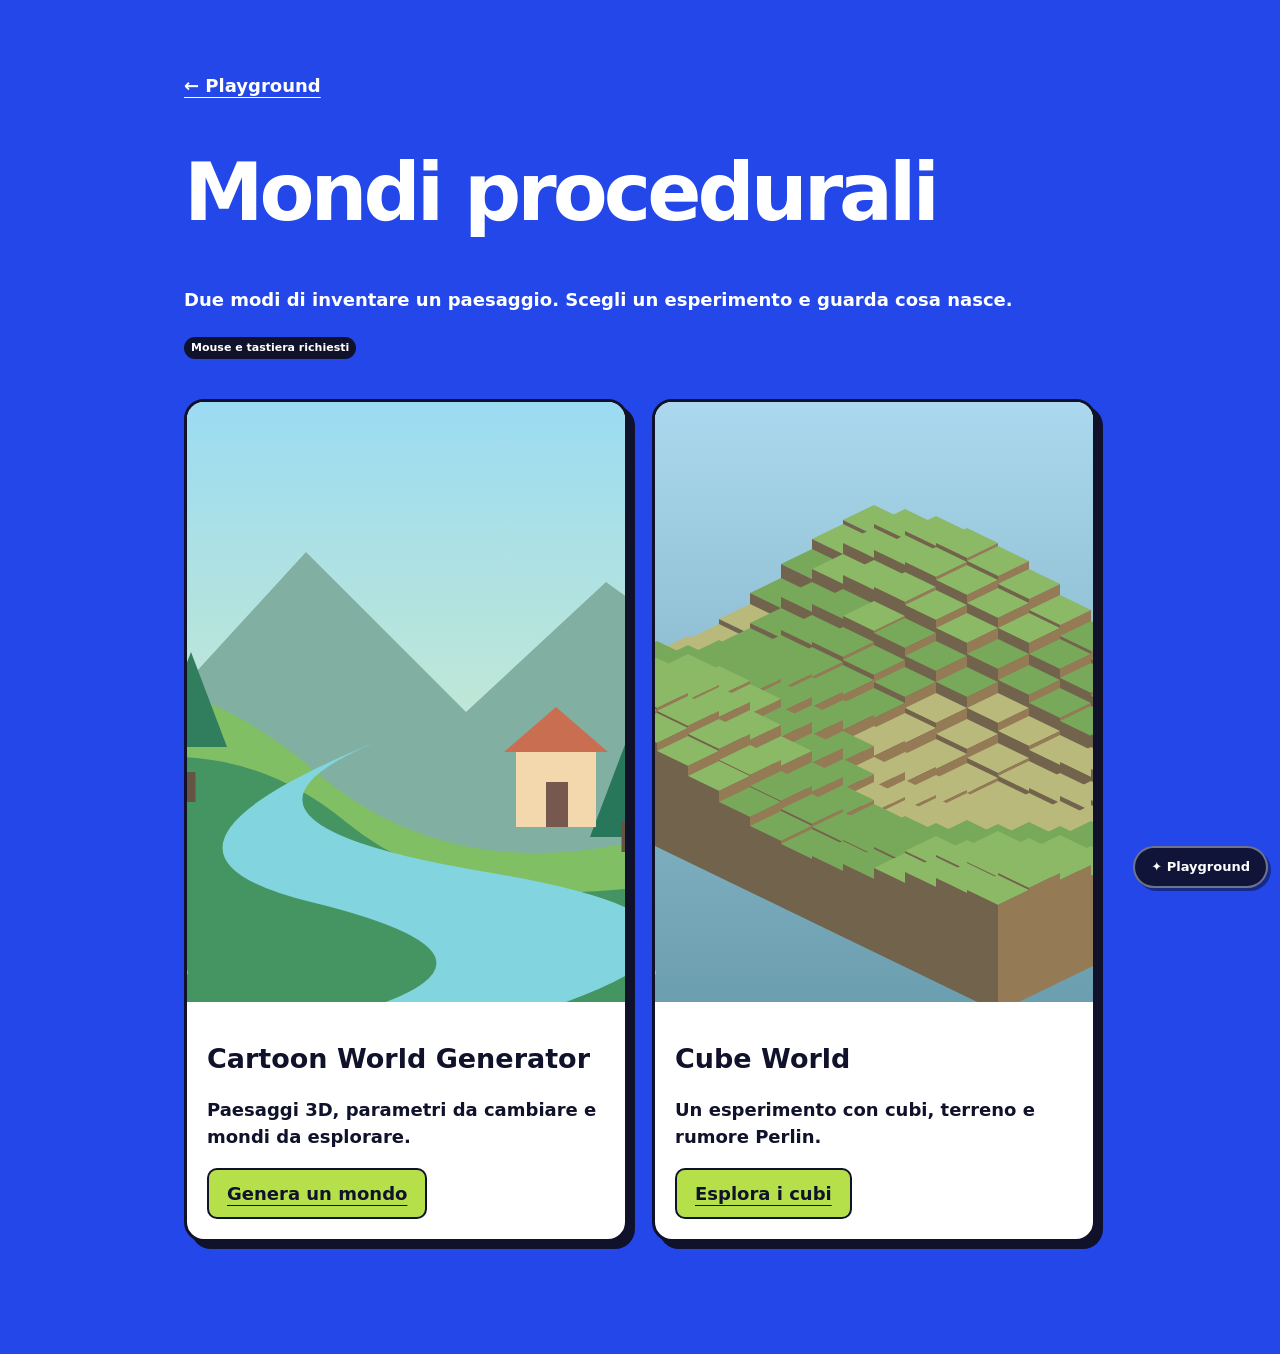
<file: games/procedural-worlds/index.html>
<!DOCTYPE html>
<html lang="it"><head><meta charset="utf-8"><meta name="viewport" content="width=device-width,initial-scale=1">
<title>Mondi procedurali · Playground</title><meta name="description" content="Due esperimenti di generazione procedurale: paesaggi cartoon e un mondo di cubi. Scegli il tuo laboratorio 3D.">
<link rel="canonical" href="https://playground.federicolelli.com/games/procedural-worlds/">
<link rel="stylesheet" href="../../assets/playground.css">
<style>*{box-sizing:border-box}body{margin:0;background:#2347e8;color:#fff;font:600 18px/1.5 system-ui,sans-serif}main{max-width:960px;margin:auto;padding:8vh 24px}h1{font-size:clamp(42px,8vw,80px);line-height:1;letter-spacing:-.05em}section{display:grid;grid-template-columns:repeat(auto-fit,minmax(250px,1fr));gap:24px;margin:40px 0}article{background:#fff;color:#10122b;border:3px solid #10122b;box-shadow:7px 7px #10122b;border-radius:20px;overflow:hidden}img{width:100%;aspect-ratio:16/10;object-fit:cover;display:block}article div{padding:20px}h2{line-height:1.1}a{color:inherit;text-underline-offset:5px}article a{display:inline-block;background:#b6e04a;border:2px solid #10122b;border-radius:10px;padding:10px 18px;font-weight:800}a:focus-visible{outline:4px solid #ffc21a;outline-offset:4px}</style></head>
<body><script src="../../assets/playground.js"></script><main><a href="../../index.html">← Playground</a><h1>Mondi procedurali</h1><p>Due modi di inventare un paesaggio. Scegli un esperimento e guarda cosa nasce.</p><p><span class="pg-desktop-badge">Mouse e tastiera richiesti</span></p><section>
<article><img src="../../assets/previews/cartoon-world.svg" alt="Paesaggio generato in stile cartoon" width="960" height="600" loading="lazy"><div><h2>Cartoon World Generator</h2><p>Paesaggi 3D, parametri da cambiare e mondi da esplorare.</p><a href="procedural-world-cartoon-generator.html">Genera un mondo</a></div></article>
<article><img src="../../assets/previews/cube-world.svg" alt="Terreno tridimensionale composto da cubi" width="960" height="600" loading="lazy"><div><h2>Cube World</h2><p>Un esperimento con cubi, terreno e rumore Perlin.</p><a href="procedural-world-cube.html">Esplora i cubi</a></div></article>
</section></main></body></html>
</file>
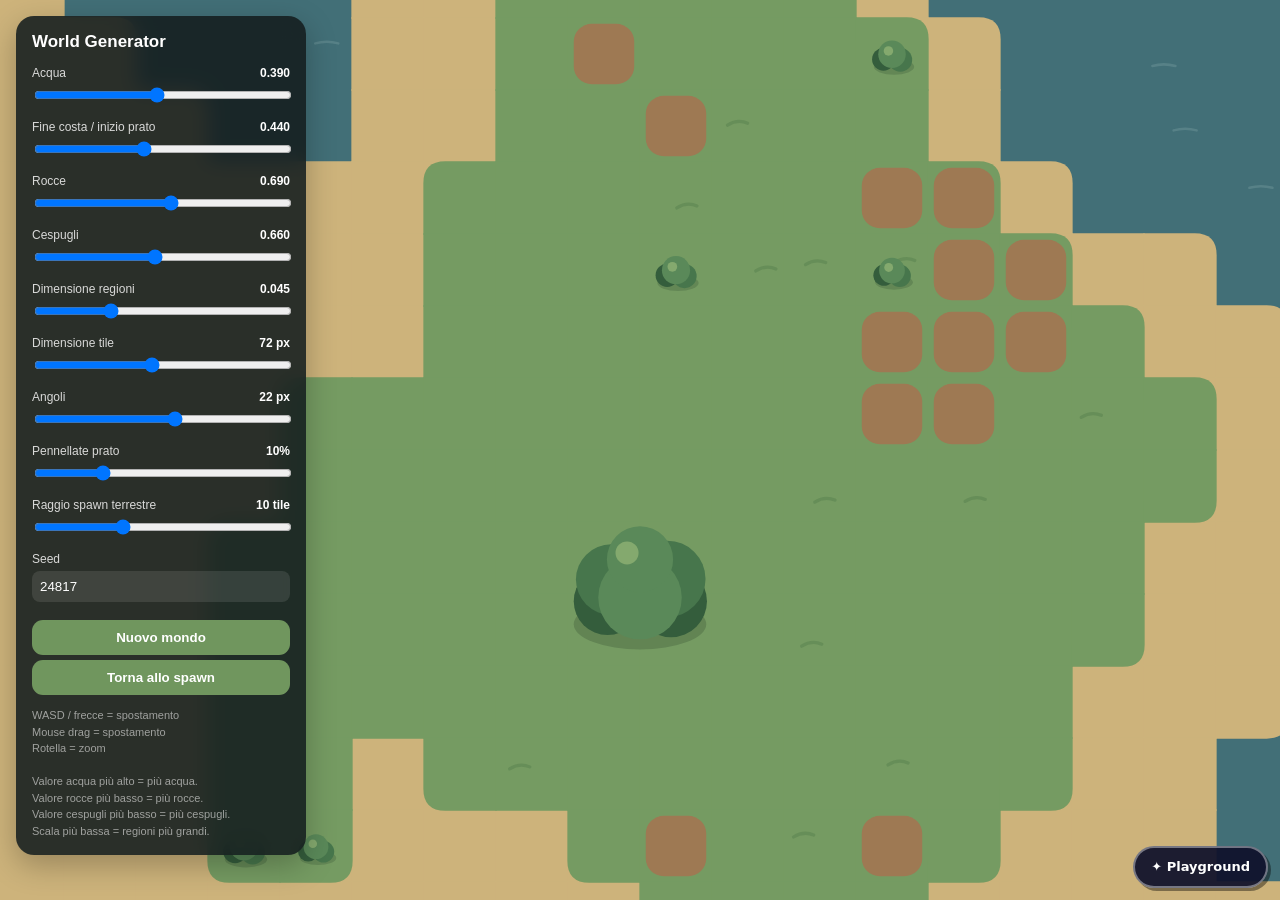
<file: games/procedural-worlds/procedural-world-cartoon-generator.html>
<!DOCTYPE html>
<html lang="it">
<head>
<meta charset="UTF-8">
<meta name="viewport" content="width=device-width, initial-scale=1.0">

<title>Cartoon World Generator · Playground</title>

<style>
    * {
        box-sizing: border-box;
    }

    html,
    body {
        margin: 0;
        width: 100%;
        height: 100%;
        overflow: hidden;
        background: #253f44;
        font-family: Arial, sans-serif;
    }

    canvas {
        display: block;
        width: 100%;
        height: 100%;
        cursor: grab;
    }

    canvas:active {
        cursor: grabbing;
    }

    #panel {
        position: fixed;
        top: 16px;
        left: 16px;

        width: 290px;
        max-height: calc(100vh - 32px);
        overflow-y: auto;

        padding: 16px;

        border-radius: 18px;

        background: rgba(20, 29, 30, 0.88);
        backdrop-filter: blur(10px);

        color: white;

        box-shadow:
            0 10px 30px rgba(0,0,0,0.25);

        user-select: none;
    }

    #panel h2 {
        margin: 0 0 14px 0;
        font-size: 17px;
    }

    .control {
        margin-bottom: 13px;
    }

    .control-header {
        display: flex;
        justify-content: space-between;
        align-items: center;

        margin-bottom: 5px;

        font-size: 12px;
        color: rgba(255,255,255,0.82);
    }

    .value {
        font-weight: bold;
        color: white;
    }

    input[type="range"] {
        width: 100%;
    }

    input[type="number"] {
        width: 100%;

        padding: 8px;

        border: none;
        border-radius: 8px;

        background: rgba(255,255,255,0.1);
        color: white;
    }

    button {
        width: 100%;

        padding: 10px;
        margin-top: 5px;

        border: none;
        border-radius: 11px;

        background: #70965e;
        color: white;

        font-weight: bold;
        cursor: pointer;
    }

    button:hover {
        filter: brightness(1.08);
    }

    #info {
        margin-top: 12px;

        font-size: 11px;
        line-height: 1.5;

        color: rgba(255,255,255,0.55);
    }
</style>

<meta name="description" content="Un laboratorio di paesaggi procedurali 3D in stile cartoon. Esplora mondi generati e sperimenta con i parametri.">
<link rel="canonical" href="https://playground.federicolelli.com/games/procedural-worlds/procedural-world-cartoon-generator.html">
<link rel="stylesheet" href="../../assets/playground.css">
</head>

<body>
<script src="../../assets/playground.js"></script>

<canvas id="canvas"></canvas>

<div id="panel">

    <h2>World Generator</h2>


    <div class="control">
        <div class="control-header">
            <span>Acqua</span>
            <span class="value" id="waterValue"></span>
        </div>

        <input
            id="water"
            type="range"
            min="0.20"
            max="0.60"
            step="0.005"
            value="0.39"
        >
    </div>


    <div class="control">
        <div class="control-header">
            <span>Fine costa / inizio prato</span>
            <span class="value" id="sandValue"></span>
        </div>

        <input
            id="sand"
            type="range"
            min="0.25"
            max="0.70"
            step="0.005"
            value="0.44"
        >
    </div>


    <div class="control">
        <div class="control-header">
            <span>Rocce</span>
            <span class="value" id="rockValue"></span>
        </div>

        <input
            id="rock"
            type="range"
            min="0.45"
            max="0.90"
            step="0.005"
            value="0.69"
        >
    </div>


    <div class="control">
        <div class="control-header">
            <span>Cespugli</span>
            <span class="value" id="bushValue"></span>
        </div>

        <input
            id="bush"
            type="range"
            min="0.45"
            max="0.90"
            step="0.005"
            value="0.66"
        >
    </div>


    <div class="control">
        <div class="control-header">
            <span>Dimensione regioni</span>
            <span class="value" id="scaleValue"></span>
        </div>

        <input
            id="scale"
            type="range"
            min="0.015"
            max="0.12"
            step="0.0025"
            value="0.045"
        >
    </div>


    <div class="control">
        <div class="control-header">
            <span>Dimensione tile</span>
            <span class="value" id="tileValue"></span>
        </div>

        <input
            id="tile"
            type="range"
            min="32"
            max="120"
            step="4"
            value="72"
        >
    </div>


    <div class="control">
        <div class="control-header">
            <span>Angoli</span>
            <span class="value" id="cornerValue"></span>
        </div>

        <input
            id="corner"
            type="range"
            min="0"
            max="40"
            step="1"
            value="22"
        >
    </div>


    <div class="control">
        <div class="control-header">
            <span>Pennellate prato</span>
            <span class="value" id="grassDetailValue"></span>
        </div>

        <input
            id="grassDetail"
            type="range"
            min="0"
            max="0.40"
            step="0.01"
            value="0.10"
        >
    </div>


    <div class="control">
        <div class="control-header">
            <span>Raggio spawn terrestre</span>
            <span class="value" id="spawnValue"></span>
        </div>

        <input
            id="spawn"
            type="range"
            min="0"
            max="30"
            step="1"
            value="10"
        >
    </div>


    <div class="control">

        <div class="control-header">
            <span>Seed</span>
        </div>

        <input
            id="seed"
            type="number"
            value="24817"
        >

    </div>


    <button id="randomSeed">
        Nuovo mondo
    </button>


    <button id="resetCamera">
        Torna allo spawn
    </button>


    <div id="info">
        WASD / frecce = spostamento<br>
        Mouse drag = spostamento<br>
        Rotella = zoom<br><br>

        Valore acqua più alto = più acqua.<br>
        Valore rocce più basso = più rocce.<br>
        Valore cespugli più basso = più cespugli.<br>
        Scala più bassa = regioni più grandi.
    </div>

</div>


<script>
"use strict";


/* =========================================================
   CANVAS
========================================================= */

const canvas =
    document.getElementById("canvas");

const ctx =
    canvas.getContext("2d", {
        alpha: false
    });

let W = 0;
let H = 0;
let DPR = 1;



function resize() {

    DPR =
        Math.min(
            window.devicePixelRatio || 1,
            2
        );

    W =
        window.innerWidth;

    H =
        window.innerHeight;


    canvas.width =
        Math.floor(W * DPR);

    canvas.height =
        Math.floor(H * DPR);


    canvas.style.width =
        W + "px";

    canvas.style.height =
        H + "px";


    ctx.setTransform(
        DPR, 0,
        0, DPR,
        0, 0
    );


    ctx.imageSmoothingEnabled = true;
    ctx.imageSmoothingQuality = "high";
}


window.addEventListener(
    "resize",
    resize
);

resize();



/* =========================================================
   SETTINGS
========================================================= */

const settings = {

    seed: 24817,

    water: 0.39,

    sand: 0.44,

    rockThreshold: 0.69,

    bushThreshold: 0.66,

    terrainScale: 0.045,

    tileSize: 72,

    cornerRadius: 22,

    grassDetail: 0.10,

    spawnLandRadius: 10
};



const COLORS = {

    water:
        "#426f77",

    waterDark:
        "#345e66",

    waterLight:
        "#7ba3a3",


    sand:
        "#cdb37b",

    sandDark:
        "#af9568",


    grass:
        "#759b62",

    grassLight:
        "#91ad76",

    grassDark:
        "#57784c",


    dirt:
        "#9e7953",


    rock:
        "#737f78",

    rockDark:
        "#4f5b56",

    rockLight:
        "#a1aba0",


    bush:
        "#47764c",

    bushMid:
        "#5a8959",

    bushDark:
        "#345d3c",

    bushLight:
        "#84a96e"
};

    /* =========================================================
       CACHE
    ========================================================= */

    const terrainCache =
        new Map();


    function clearWorld() {

        terrainCache.clear();
    }


/* =========================================================
   UI
========================================================= */

function bindSlider(
    id,
    setting,
    valueId,
    formatter = v => v
) {

    const input =
        document.getElementById(id);

    const output =
        document.getElementById(valueId);


    function update() {

        settings[setting] =
            Number(input.value);


        output.textContent =
            formatter(settings[setting]);


        clearWorld();
    }


    input.addEventListener(
        "input",
        update
    );


    update();
}



bindSlider(
    "water",
    "water",
    "waterValue",
    v => v.toFixed(3)
);


bindSlider(
    "sand",
    "sand",
    "sandValue",
    v => v.toFixed(3)
);


bindSlider(
    "rock",
    "rockThreshold",
    "rockValue",
    v => v.toFixed(3)
);


bindSlider(
    "bush",
    "bushThreshold",
    "bushValue",
    v => v.toFixed(3)
);


bindSlider(
    "scale",
    "terrainScale",
    "scaleValue",
    v => v.toFixed(3)
);


bindSlider(
    "tile",
    "tileSize",
    "tileValue",
    v => v + " px"
);


bindSlider(
    "corner",
    "cornerRadius",
    "cornerValue",
    v => v + " px"
);


bindSlider(
    "grassDetail",
    "grassDetail",
    "grassDetailValue",
    v => Math.round(v * 100) + "%"
);


bindSlider(
    "spawn",
    "spawnLandRadius",
    "spawnValue",
    v => v + " tile"
);



const seedInput =
    document.getElementById("seed");


seedInput.addEventListener(
    "change",
    () => {

        settings.seed =
            Number(seedInput.value) || 1;

        clearWorld();
    }
);


document
    .getElementById("randomSeed")
    .addEventListener(
        "click",
        () => {

            settings.seed =
                Math.floor(
                    Math.random() *
                    999999999
                );

            seedInput.value =
                settings.seed;

            clearWorld();
        }
    );


document
    .getElementById("resetCamera")
    .addEventListener(
        "click",
        () => {

            camera.x = 0;
            camera.y = 0;

            camera.zoom = 1;
            camera.targetZoom = 1;
        }
    );



/* =========================================================
   CAMERA
========================================================= */

const camera = {

    x: 0,
    y: 0,

    zoom: 1,
    targetZoom: 1
};


const keys = {};


window.addEventListener(
    "keydown",
    e => {

        keys[
            e.key.toLowerCase()
        ] = true;
    }
);


window.addEventListener(
    "keyup",
    e => {

        keys[
            e.key.toLowerCase()
        ] = false;
    }
);



canvas.addEventListener(
    "wheel",
    e => {

        e.preventDefault();


        camera.targetZoom *=
            e.deltaY > 0
            ? 0.9
            : 1.1;


        camera.targetZoom =
            Math.max(
                0.35,
                Math.min(
                    2.5,
                    camera.targetZoom
                )
            );

    },
    {
        passive: false
    }
);



let dragging = false;

let mouseX = 0;
let mouseY = 0;


canvas.addEventListener(
    "mousedown",
    e => {

        dragging = true;

        mouseX =
            e.clientX;

        mouseY =
            e.clientY;
    }
);


window.addEventListener(
    "mouseup",
    () => {

        dragging = false;
    }
);


window.addEventListener(
    "mousemove",
    e => {

        if (!dragging)
            return;


        camera.x -=
            (
                e.clientX -
                mouseX
            ) /
            camera.zoom;


        camera.y -=
            (
                e.clientY -
                mouseY
            ) /
            camera.zoom;


        mouseX =
            e.clientX;

        mouseY =
            e.clientY;
    }
);



/* =========================================================
   RANDOM HASH

   Questa versione restituisce correttamente 0 → 1.
========================================================= */

function hash(
    x,
    y,
    seed = 1
) {

    let h =
        Math.imul(
            x ^ seed,
            374761393
        ) ^

        Math.imul(
            y +
            Math.imul(
                seed,
                31
            ),
            668265263
        );


    h =
        Math.imul(
            h ^ (h >>> 13),
            1274126177
        );


    h ^=
        h >>> 16;


    return (
        h >>> 0
    ) /
    4294967295;
}



/* =========================================================
   NOISE
========================================================= */

function smooth(t) {

    return (
        t *
        t *
        (3 - 2 * t)
    );
}


function lerp(
    a,
    b,
    t
) {

    return (
        a +
        (b - a) *
        t
    );
}



function noise(
    x,
    y,
    seed
) {

    const xi =
        Math.floor(x);

    const yi =
        Math.floor(y);


    const xf =
        x - xi;

    const yf =
        y - yi;


    const a =
        hash(
            xi,
            yi,
            seed
        );


    const b =
        hash(
            xi + 1,
            yi,
            seed
        );


    const c =
        hash(
            xi,
            yi + 1,
            seed
        );


    const d =
        hash(
            xi + 1,
            yi + 1,
            seed
        );


    const u =
        smooth(xf);

    const v =
        smooth(yf);


    return lerp(

        lerp(
            a,
            b,
            u
        ),

        lerp(
            c,
            d,
            u
        ),

        v
    );
}



function fbm(
    x,
    y,
    seed
) {

    let result = 0;

    let amplitude =
        0.5;

    let normalization =
        0;


    for (
        let i = 0;
        i < 5;
        i++
    ) {

        result +=
            noise(
                x,
                y,
                seed +
                i * 911
            ) *
            amplitude;


        normalization +=
            amplitude;


        x *=
            2.03;

        y *=
            2.03;


        amplitude *=
            0.5;
    }


    return (
        result /
        normalization
    );
}






/* =========================================================
   TERRAIN
========================================================= */

function terrain(
    tx,
    ty
) {

    const key =
        tx + "," + ty;


    if (
        terrainCache.has(key)
    ) {

        return (
            terrainCache.get(key)
        );
    }



    const scale =
        settings.terrainScale;



    /*
       Macro noise.

       Determina grandi masse.
    */

    const macro =
        fbm(
            tx * scale,
            ty * scale,
            settings.seed
        );


    /*
       Noise secondario.

       Rompe leggermente la forma
       senza trasformarla in rumore.
    */

    const secondary =
        fbm(
            tx * scale * 1.85 + 150,
            ty * scale * 1.85 - 200,
            settings.seed + 9381
        );


    let elevation =
        macro * 0.76 +
        secondary * 0.24;



    /*
       GARANZIA SPAWN TERRESTRE.

       Vicino a 0,0 viene aggiunto
       un piccolo aumento di elevazione.

       Diminuisce progressivamente
       allontanandosi dallo spawn.
    */

    const distance =
        Math.hypot(
            tx,
            ty
        );


    const radius =
        settings.spawnLandRadius;


    if (
        radius > 0 &&
        distance < radius
    ) {

        const strength =
            1 -
            distance /
            radius;


        elevation +=
            strength *
            0.28;
    }



    let type;



    if (
        elevation <
        settings.water
    ) {

        type =
            "water";
    }

    else if (
        elevation <
        settings.sand
    ) {

        type =
            "sand";
    }

    else {

        type =
            "grass";
    }



    /*
       Dirt patches.
    */

    const dirtNoise =
        fbm(
            tx * 0.075 - 90,
            ty * 0.075 + 120,
            settings.seed + 20000
        );


    const dirt =
        type === "grass" &&
        dirtNoise > 0.72;



    const data = {

        type,
        elevation,
        dirt
    };


    terrainCache.set(
        key,
        data
    );


    return data;
}



/* =========================================================
   TILE TEST
========================================================= */

function isLand(
    x,
    y
) {

    return (
        terrain(
            x,
            y
        ).type !==
        "water"
    );
}



function isGrass(
    x,
    y
) {

    return (
        terrain(
            x,
            y
        ).type ===
        "grass"
    );
}



/* =========================================================
   ROUNDED AUTOTILE
========================================================= */

function tilePath(
    tx,
    ty,
    test
) {

    const size =
        settings.tileSize;


    const x =
        tx * size;

    const y =
        ty * size;


    const L =
        test(
            tx - 1,
            ty
        );


    const R =
        test(
            tx + 1,
            ty
        );


    const T =
        test(
            tx,
            ty - 1
        );


    const B =
        test(
            tx,
            ty + 1
        );


    const radius =
        Math.min(
            settings.cornerRadius,
            size * 0.45
        );


    const tl =
        !L && !T
        ? radius
        : 0;


    const tr =
        !R && !T
        ? radius
        : 0;


    const br =
        !R && !B
        ? radius
        : 0;


    const bl =
        !L && !B
        ? radius
        : 0;



    /*
       Piccolo overlap.

       Evita linee tra tile.
    */

    const o =
        0.65;


    const x0 =
        x - o;

    const y0 =
        y - o;


    const x1 =
        x +
        size +
        o;

    const y1 =
        y +
        size +
        o;



    const path =
        new Path2D();


    path.moveTo(
        x0 + tl,
        y0
    );


    path.lineTo(
        x1 - tr,
        y0
    );


    if (tr) {

        path.quadraticCurveTo(
            x1,
            y0,

            x1,
            y0 + tr
        );

    } else {

        path.lineTo(
            x1,
            y0
        );
    }



    path.lineTo(
        x1,
        y1 - br
    );


    if (br) {

        path.quadraticCurveTo(
            x1,
            y1,

            x1 - br,
            y1
        );

    } else {

        path.lineTo(
            x1,
            y1
        );
    }



    path.lineTo(
        x0 + bl,
        y1
    );


    if (bl) {

        path.quadraticCurveTo(
            x0,
            y1,

            x0,
            y1 - bl
        );

    } else {

        path.lineTo(
            x0,
            y1
        );
    }



    path.lineTo(
        x0,
        y0 + tl
    );


    if (tl) {

        path.quadraticCurveTo(
            x0,
            y0,

            x0 + tl,
            y0
        );
    }


    path.closePath();


    return path;
}



/* =========================================================
   PROPS
========================================================= */

function canPlaceProp(
    x,
    y
) {

    const t =
        terrain(
            x,
            y
        );


    return (
        t.type ===
        "grass" &&
        !t.dirt
    );
}



/* =========================================================
   ROCK MAP
========================================================= */

function hasRock(
    x,
    y
) {

    if (
        !canPlaceProp(
            x,
            y
        )
    ) {

        return false;
    }


    const value =
        fbm(
            x * 0.17 + 500,
            y * 0.17 - 220,
            settings.seed + 40000
        );


    return (
        value >
        settings.rockThreshold
    );
}



/* =========================================================
   BUSH MAP
========================================================= */

function hasBush(
    x,
    y
) {

    if (
        !canPlaceProp(
            x,
            y
        )
    ) {

        return false;
    }


    if (
        hasRock(
            x,
            y
        )
    ) {

        return false;
    }


    const value =
        fbm(
            x * 0.15 - 420,
            y * 0.15 + 380,
            settings.seed + 80000
        );


    return (
        value >
        settings.bushThreshold
    );
}



/* =========================================================
   2x2 DETECTION
========================================================= */

function is2x2(
    x,
    y,
    test
) {

    return (

        test(
            x,
            y
        ) &&

        test(
            x + 1,
            y
        ) &&

        test(
            x,
            y + 1
        ) &&

        test(
            x + 1,
            y + 1
        )
    );
}



function belongs2x2(
    x,
    y,
    test
) {

    return (

        is2x2(
            x,
            y,
            test
        ) ||

        is2x2(
            x - 1,
            y,
            test
        ) ||

        is2x2(
            x,
            y - 1,
            test
        ) ||

        is2x2(
            x - 1,
            y - 1,
            test
        )
    );
}



/* =========================================================
   ROCK DRAWING
========================================================= */

function drawRock(
    x,
    y,
    size,
    seed
) {

    ctx.save();

    ctx.translate(
        x,
        y
    );



    /* shadow */

    ctx.fillStyle =
        "rgba(20,35,28,0.20)";


    ctx.beginPath();

    ctx.ellipse(
        3,
        size * 0.35,

        size * 0.72,
        size * 0.29,

        0,
        0,
        Math.PI * 2
    );

    ctx.fill();



    /*
       irregular silhouette
    */

    const points =
        8;


    ctx.beginPath();


    for (
        let i = 0;
        i < points;
        i++
    ) {

        const angle =
            (
                i /
                points
            ) *
            Math.PI *
            2;


        const random =
            0.83 +
            hash(
                seed + i,
                seed,
                193
            ) *
            0.22;


        const px =
            Math.cos(
                angle
            ) *
            size *
            random;


        const py =
            Math.sin(
                angle
            ) *
            size *
            0.72 *
            random;


        if (
            i === 0
        ) {

            ctx.moveTo(
                px,
                py
            );

        } else {

            ctx.lineTo(
                px,
                py
            );
        }
    }


    ctx.closePath();


    ctx.fillStyle =
        COLORS.rock;


    ctx.fill();



    /*
       lower shading
    */

    ctx.fillStyle =
        "rgba(47,59,54,0.25)";


    ctx.beginPath();

    ctx.ellipse(
        4,
        size * 0.17,

        size * 0.68,
        size * 0.37,

        0,
        0,
        Math.PI
    );

    ctx.fill();



    /*
       highlight
    */

    ctx.fillStyle =
        COLORS.rockLight;


    ctx.beginPath();

    ctx.ellipse(
        -size * 0.22,
        -size * 0.26,

        size * 0.28,
        size * 0.12,

        -0.3,
        0,
        Math.PI * 2
    );

    ctx.fill();


    ctx.restore();
}



/* =========================================================
   2x2 ROCK FORMATION
========================================================= */

function drawRock2x2(
    tx,
    ty
) {

    const size =
        settings.tileSize;


    const x =
        (
            tx + 1
        ) *
        size;


    const y =
        (
            ty + 1
        ) *
        size;



    drawRock(
        x - size * 0.34,
        y - size * 0.25,

        size * 0.42,

        tx * 91 +
        ty * 37
    );


    drawRock(
        x + size * 0.28,
        y - size * 0.20,

        size * 0.47,

        tx * 71 +
        ty * 51
    );


    drawRock(
        x,
        y + size * 0.08,

        size * 0.59,

        tx * 113 +
        ty * 19
    );


    drawRock(
        x + size * 0.42,
        y + size * 0.35,

        size * 0.28,

        tx * 31 +
        ty * 151
    );
}



/* =========================================================
   BUSH DRAWING
========================================================= */

function circle(
    x,
    y,
    radius,
    color
) {

    ctx.fillStyle =
        color;


    ctx.beginPath();

    ctx.arc(
        x,
        y,

        radius,

        0,
        Math.PI * 2
    );

    ctx.fill();
}



function drawBush(
    x,
    y,
    size
) {

    ctx.save();

    ctx.translate(
        x,
        y
    );



    ctx.fillStyle =
        "rgba(21,44,28,0.18)";


    ctx.beginPath();

    ctx.ellipse(
        2,
        size * 0.36,

        size * 0.85,
        size * 0.33,

        0,
        0,
        Math.PI * 2
    );

    ctx.fill();



    circle(
        -size * 0.36,
        size * 0.04,
        size * 0.48,
        COLORS.bushDark
    );


    circle(
        size * 0.35,
        size * 0.07,
        size * 0.50,
        COLORS.bush
    );


    circle(
        0,
        -size * 0.17,
        size * 0.58,
        COLORS.bushMid
    );


    circle(
        -size * 0.15,
        -size * 0.31,
        size * 0.20,
        COLORS.bushLight
    );


    ctx.restore();
}



/* =========================================================
   2x2 BUSH FORMATION
========================================================= */

function drawBush2x2(
    tx,
    ty
) {

    const s =
        settings.tileSize;


    const x =
        (
            tx + 1
        ) *
        s;


    const y =
        (
            ty + 1
        ) *
        s;


    ctx.save();

    ctx.translate(
        x,
        y
    );



    ctx.fillStyle =
        "rgba(21,44,27,0.20)";


    ctx.beginPath();

    ctx.ellipse(
        0,
        s * 0.42,

        s * 0.92,
        s * 0.35,

        0,
        0,
        Math.PI * 2
    );

    ctx.fill();



    circle(
        -s * 0.45,
        s * 0.1,
        s * 0.47,
        COLORS.bushDark
    );


    circle(
        s * 0.43,
        s * 0.1,
        s * 0.50,
        COLORS.bushDark
    );


    circle(
        -s * 0.40,
        -s * 0.20,
        s * 0.49,
        COLORS.bush
    );


    circle(
        s * 0.38,
        -s * 0.21,
        s * 0.53,
        COLORS.bush
    );


    circle(
        0,
        s * 0.05,
        s * 0.58,
        COLORS.bushMid
    );


    circle(
        0,
        -s * 0.48,
        s * 0.46,
        COLORS.bushMid
    );


    circle(
        -s * 0.18,
        -s * 0.57,
        s * 0.16,
        COLORS.bushLight
    );


    ctx.restore();
}



/* =========================================================
   WATER
========================================================= */

function drawWater(
    range
) {

    ctx.fillStyle =
        COLORS.water;


    ctx.fillRect(

        range.minX *
        settings.tileSize -
        300,

        range.minY *
        settings.tileSize -
        300,

        (
            range.maxX -
            range.minX +
            1
        ) *
        settings.tileSize +
        600,

        (
            range.maxY -
            range.minY +
            1
        ) *
        settings.tileSize +
        600
    );



    /*
       water strokes
    */

    ctx.lineCap =
        "round";


    for (
        let y = range.minY;
        y <= range.maxY;
        y++
    ) {

        for (
            let x = range.minX;
            x <= range.maxX;
            x++
        ) {

            if (
                terrain(
                    x,
                    y
                ).type !==
                "water"
            ) {

                continue;
            }


            if (
                hash(
                    x,
                    y,
                    settings.seed + 77
                ) >
                0.10
            ) {

                continue;
            }


            const s =
                settings.tileSize;


            const px =
                x * s +
                s *
                (
                    0.25 +
                    hash(
                        x,
                        y,
                        1
                    ) *
                    0.50
                );


            const py =
                y * s +
                s *
                (
                    0.30 +
                    hash(
                        x,
                        y,
                        2
                    ) *
                    0.40
                );


            ctx.strokeStyle =
                "rgba(210,235,230,0.15)";


            ctx.lineWidth =
                Math.max(
                    2,
                    s * 0.035
                );


            ctx.beginPath();


            ctx.moveTo(
                px - s * 0.16,
                py
            );


            ctx.quadraticCurveTo(
                px,
                py - s * 0.045,

                px + s * 0.16,
                py
            );


            ctx.stroke();
        }
    }
}



/* =========================================================
   TERRAIN
========================================================= */

function drawTerrain(
    range
) {

    /*
       SAND BASE

       Tutto il terreno riceve prima
       una base sabbia.

       Il prato viene disegnato sopra.
    */

    ctx.fillStyle =
        COLORS.sand;


    for (
        let y = range.minY;
        y <= range.maxY;
        y++
    ) {

        for (
            let x = range.minX;
            x <= range.maxX;
            x++
        ) {

            if (
                !isLand(
                    x,
                    y
                )
            ) {

                continue;
            }


            ctx.fill(
                tilePath(
                    x,
                    y,
                    isLand
                )
            );
        }
    }



    /*
       GRASS
    */

    ctx.fillStyle =
        COLORS.grass;


    for (
        let y = range.minY;
        y <= range.maxY;
        y++
    ) {

        for (
            let x = range.minX;
            x <= range.maxX;
            x++
        ) {

            if (
                !isGrass(
                    x,
                    y
                )
            ) {

                continue;
            }


            ctx.fill(
                tilePath(
                    x,
                    y,
                    isGrass
                )
            );
        }
    }



    /*
       DIRT PATCHES
    */

    const s =
        settings.tileSize;


    for (
        let y = range.minY;
        y <= range.maxY;
        y++
    ) {

        for (
            let x = range.minX;
            x <= range.maxX;
            x++
        ) {

            if (
                !terrain(
                    x,
                    y
                ).dirt
            ) {

                continue;
            }


            const inset =
                s * 0.08;


            ctx.fillStyle =
                COLORS.dirt;


            ctx.beginPath();


            ctx.roundRect(

                x * s +
                inset,

                y * s +
                inset,

                s -
                inset * 2,

                s -
                inset * 2,

                Math.min(
                    settings.cornerRadius,
                    s * 0.25
                )
            );


            ctx.fill();
        }
    }



    drawGrassBrushes(
        range
    );
}



/* =========================================================
   GRASS BRUSH STROKES
========================================================= */

function drawGrassBrushes(
    range
) {

    const s =
        settings.tileSize;


    ctx.lineCap =
        "round";


    for (
        let y = range.minY;
        y <= range.maxY;
        y++
    ) {

        for (
            let x = range.minX;
            x <= range.maxX;
            x++
        ) {

            if (
                !isGrass(
                    x,
                    y
                )
            ) {

                continue;
            }


            if (
                terrain(
                    x,
                    y
                ).dirt
            ) {

                continue;
            }


            if (
                hash(
                    x,
                    y,
                    settings.seed + 600
                ) >
                settings.grassDetail
            ) {

                continue;
            }


            const px =
                x * s +
                s *
                (
                    0.25 +
                    hash(
                        x,
                        y,
                        61
                    ) *
                    0.5
                );


            const py =
                y * s +
                s *
                (
                    0.30 +
                    hash(
                        x,
                        y,
                        62
                    ) *
                    0.4
                );


            ctx.strokeStyle =
                "rgba(46,91,52,0.20)";


            ctx.lineWidth =
                Math.max(
                    2,
                    s * 0.045
                );


            ctx.beginPath();


            ctx.moveTo(
                px - s * 0.14,
                py + 2
            );


            ctx.quadraticCurveTo(
                px,
                py - s * 0.06,

                px + s * 0.14,
                py
            );


            ctx.stroke();
        }
    }
}



/* =========================================================
   PROP RENDER
========================================================= */

function drawBushes(
    range
) {

    /*
       2x2 clusters
    */

    for (
        let y = range.minY - 1;
        y <= range.maxY;
        y++
    ) {

        for (
            let x = range.minX - 1;
            x <= range.maxX;
            x++
        ) {

            if (
                !is2x2(
                    x,
                    y,
                    hasBush
                )
            ) {

                continue;
            }


            /*
               Evita duplicazione cluster.
            */

            if (
                is2x2(
                    x - 1,
                    y,
                    hasBush
                ) ||

                is2x2(
                    x,
                    y - 1,
                    hasBush
                )
            ) {

                continue;
            }


            drawBush2x2(
                x,
                y
            );
        }
    }



    /*
       Singles
    */

    const s =
        settings.tileSize;


    for (
        let y = range.minY;
        y <= range.maxY;
        y++
    ) {

        for (
            let x = range.minX;
            x <= range.maxX;
            x++
        ) {

            if (
                !hasBush(
                    x,
                    y
                )
            ) {

                continue;
            }


            if (
                belongs2x2(
                    x,
                    y,
                    hasBush
                )
            ) {

                continue;
            }


            const variation =
                0.27 +
                hash(
                    x,
                    y,
                    settings.seed + 111
                ) *
                0.10;


            drawBush(

                x * s +
                s * 0.5,

                y * s +
                s * 0.56,

                s * variation
            );
        }
    }
}



function drawRocks(
    range
) {

    /*
       2x2
    */

    for (
        let y = range.minY - 1;
        y <= range.maxY;
        y++
    ) {

        for (
            let x = range.minX - 1;
            x <= range.maxX;
            x++
        ) {

            if (
                !is2x2(
                    x,
                    y,
                    hasRock
                )
            ) {

                continue;
            }


            if (
                is2x2(
                    x - 1,
                    y,
                    hasRock
                ) ||

                is2x2(
                    x,
                    y - 1,
                    hasRock
                )
            ) {

                continue;
            }


            drawRock2x2(
                x,
                y
            );
        }
    }



    /*
       Singles
    */

    const s =
        settings.tileSize;


    for (
        let y = range.minY;
        y <= range.maxY;
        y++
    ) {

        for (
            let x = range.minX;
            x <= range.maxX;
            x++
        ) {

            if (
                !hasRock(
                    x,
                    y
                )
            ) {

                continue;
            }


            if (
                belongs2x2(
                    x,
                    y,
                    hasRock
                )
            ) {

                continue;
            }


            const rockSize =
                s *
                (
                    0.23 +
                    hash(
                        x,
                        y,
                        settings.seed + 900
                    ) *
                    0.11
                );


            drawRock(

                x * s +
                s * 0.5,

                y * s +
                s * 0.57,

                rockSize,

                x * 193 +
                y * 211 +
                settings.seed
            );
        }
    }
}



/* =========================================================
   VISIBLE RANGE
========================================================= */

function visibleRange() {

    const s =
        settings.tileSize;


    const worldW =
        W /
        camera.zoom;


    const worldH =
        H /
        camera.zoom;


    return {

        minX:
            Math.floor(
                (
                    camera.x -
                    worldW / 2
                ) /
                s
            ) -
            3,


        maxX:
            Math.ceil(
                (
                    camera.x +
                    worldW / 2
                ) /
                s
            ) +
            3,


        minY:
            Math.floor(
                (
                    camera.y -
                    worldH / 2
                ) /
                s
            ) -
            3,


        maxY:
            Math.ceil(
                (
                    camera.y +
                    worldH / 2
                ) /
                s
            ) +
            3
    };
}



/* =========================================================
   UPDATE
========================================================= */

function update(
    dt
) {

    camera.zoom +=
        (
            camera.targetZoom -
            camera.zoom
        ) *
        Math.min(
            1,
            dt * 12
        );


    let dx = 0;
    let dy = 0;


    if (
        keys["a"] ||
        keys["arrowleft"]
    ) {

        dx--;
    }


    if (
        keys["d"] ||
        keys["arrowright"]
    ) {

        dx++;
    }


    if (
        keys["w"] ||
        keys["arrowup"]
    ) {

        dy--;
    }


    if (
        keys["s"] ||
        keys["arrowdown"]
    ) {

        dy++;
    }


    if (
        dx !== 0 ||
        dy !== 0
    ) {

        const length =
            Math.hypot(
                dx,
                dy
            );


        const speed =
            600 /
            camera.zoom;


        camera.x +=
            dx /
            length *
            speed *
            dt;


        camera.y +=
            dy /
            length *
            speed *
            dt;
    }
}



/* =========================================================
   RENDER
========================================================= */

function render() {

    ctx.setTransform(
        DPR,0,
        0,DPR,
        0,0
    );


    ctx.fillStyle =
        COLORS.waterDark;


    ctx.fillRect(
        0,
        0,
        W,
        H
    );



    ctx.save();


    ctx.translate(
        W / 2,
        H / 2
    );


    ctx.scale(
        camera.zoom,
        camera.zoom
    );


    ctx.translate(
        -camera.x,
        -camera.y
    );


    const range =
        visibleRange();


    drawWater(
        range
    );


    drawTerrain(
        range
    );


    drawBushes(
        range
    );


    drawRocks(
        range
    );


    ctx.restore();
}



/* =========================================================
   LOOP
========================================================= */

let previous =
    performance.now();


function loop(
    now
) {

    const dt =
        Math.min(
            (
                now -
                previous
            ) /
            1000,

            0.05
        );


    previous =
        now;


    update(
        dt
    );


    render();


    requestAnimationFrame(
        loop
    );
}


requestAnimationFrame(
    loop
);

</script>

</body>
</html>
</file>
<file: assets/playground.css>
#pg-loader{position:fixed;inset:0;z-index:2147483647;display:grid;place-items:center;background:#2347e8;color:#fff;font:800 16px/1.5 system-ui,sans-serif;text-align:center;transition:opacity .28s,visibility .28s;background-image:repeating-linear-gradient(135deg,transparent 0 28px,#ffffff0b 28px 56px)}
#pg-loader[hidden]{display:none!important}
#pg-loader.pg-leaving{opacity:0;visibility:hidden;pointer-events:none}
.pg-loading-box{padding:32px;max-width:520px}
.pg-loading-mark{display:block;font-size:64px;line-height:1.2;animation:pg-bounce 1s ease-in-out infinite alternate;filter:drop-shadow(5px 5px 0 #10122b)}
#pg-loader h2{font:900 clamp(30px,7vw,64px)/1 system-ui,sans-serif;letter-spacing:-.05em;margin:24px 0 16px}
.pg-loading-track{width:200px;max-width:100%;height:12px;border:3px solid #10122b;border-radius:20px;background:#10122b;margin:24px auto;overflow:hidden}
.pg-loading-track::after{content:"";display:block;width:45%;height:100%;background:#ffc21a;border-radius:20px;animation:pg-slide 1s ease-in-out infinite alternate}
.pg-loading-actions{display:flex;justify-content:center;gap:16px;flex-wrap:wrap;margin-top:20px}
.pg-loading-actions a{color:#fff;text-underline-offset:4px}
#pg-nav{position:fixed;right:max(12px,env(safe-area-inset-right));bottom:max(12px,env(safe-area-inset-bottom));z-index:10000;font:700 13px/1.4 system-ui,sans-serif;color:#fff;touch-action:auto;max-width:calc(100vw - 24px)}
#pg-nav summary{cursor:pointer;list-style:none;background:#10122bee;border:2px solid #ffffff66;border-radius:999px;padding:10px 16px;box-shadow:3px 3px 0 #0006}
#pg-nav summary::-webkit-details-marker{display:none}
#pg-nav .pg-links{position:absolute;bottom:52px;right:0;width:240px;max-width:calc(100vw - 24px);max-height:65vh;overflow:auto;background:#10122bf5;border:2px solid #ffffff66;border-radius:16px;padding:8px;box-shadow:4px 4px 0 #0006}
#pg-nav a{display:block;color:#fff;text-decoration:none;padding:10px;border-radius:8px}
#pg-nav a:hover,#pg-nav a:focus-visible{background:#2347e8}
#pg-nav a[aria-current="page"]{color:#ffc21a}
#pg-nav :focus-visible,#pg-loader :focus-visible{outline:3px solid #ffc21a;outline-offset:3px}
.pg-desktop-badge{display:inline-block;padding:3px 7px;border-radius:999px;background:#10122b;color:#fff;font:800 11px/1.4 system-ui,sans-serif}
#pg-desktop-warning{position:fixed;inset:0;margin:auto;width:min(440px,calc(100% - 32px));max-height:calc(100dvh - 32px);overflow:auto;padding:28px;border:3px solid #10122b;border-radius:22px;background:#fff;color:#10122b;box-shadow:7px 7px 0 #10122b;font:600 16px/1.5 system-ui,sans-serif;touch-action:pan-y;user-select:text}
#pg-desktop-warning::backdrop{background:#060c27dc}
#pg-desktop-warning h2{margin:0 0 16px;font:900 28px/1.1 system-ui,sans-serif;letter-spacing:-.03em;color:#10122b}
#pg-desktop-warning p{margin:0;color:#10122b;font:600 16px/1.5 system-ui,sans-serif}
.pg-warning-actions{display:flex;flex-wrap:wrap;gap:12px;margin-top:24px}
#pg-desktop-warning button{flex:1;min-width:140px;min-height:48px;border:2px solid #10122b;border-radius:12px;padding:10px 14px;background:#ffc21a;color:#10122b;font:800 14px/1.3 system-ui,sans-serif;cursor:pointer}
#pg-desktop-warning [data-action="try"]{background:#fff}
#pg-desktop-warning button:focus-visible{outline:3px solid #2347e8;outline-offset:3px}
@keyframes pg-bounce{to{transform:translateY(-10px) rotate(-8deg)}}
@keyframes pg-slide{to{transform:translateX(125%)}}
@media(prefers-reduced-motion:reduce){#pg-loader,#pg-loader *{animation:none!important;transition:none!important}}
</file>
